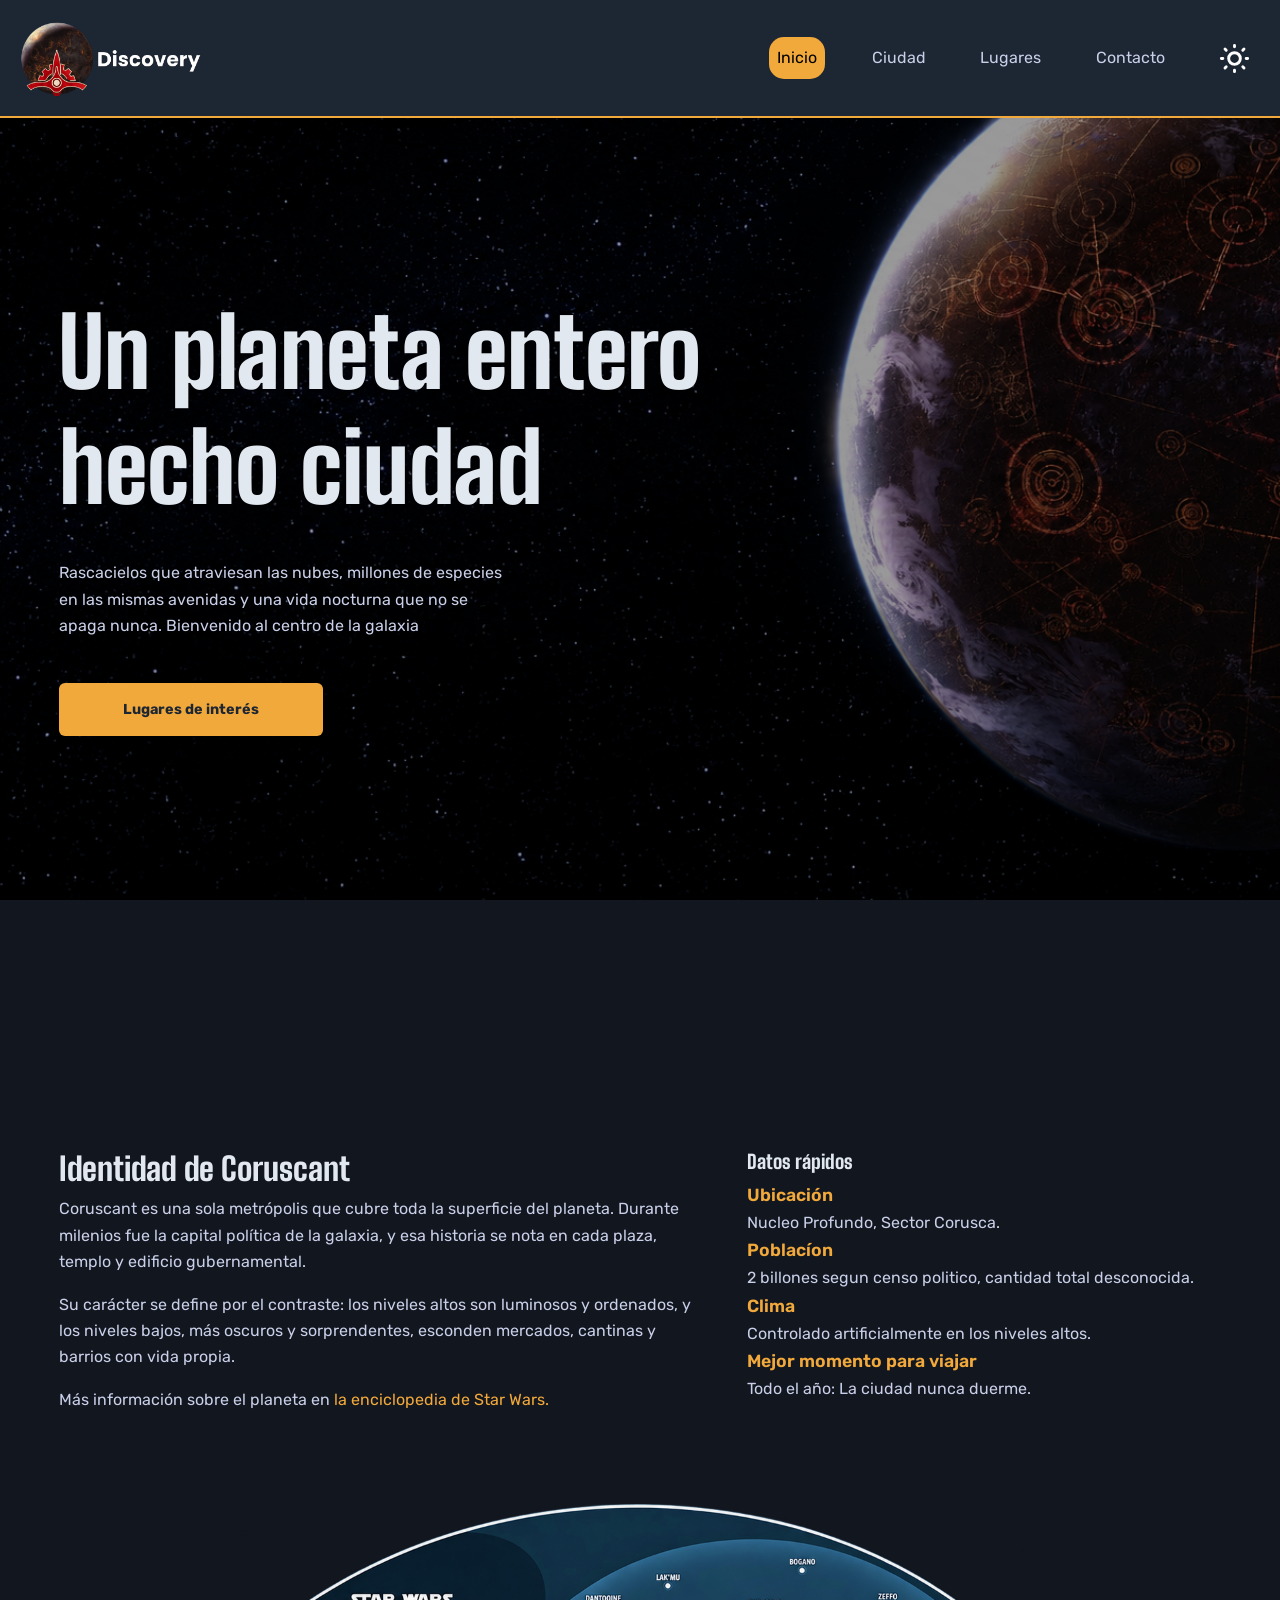
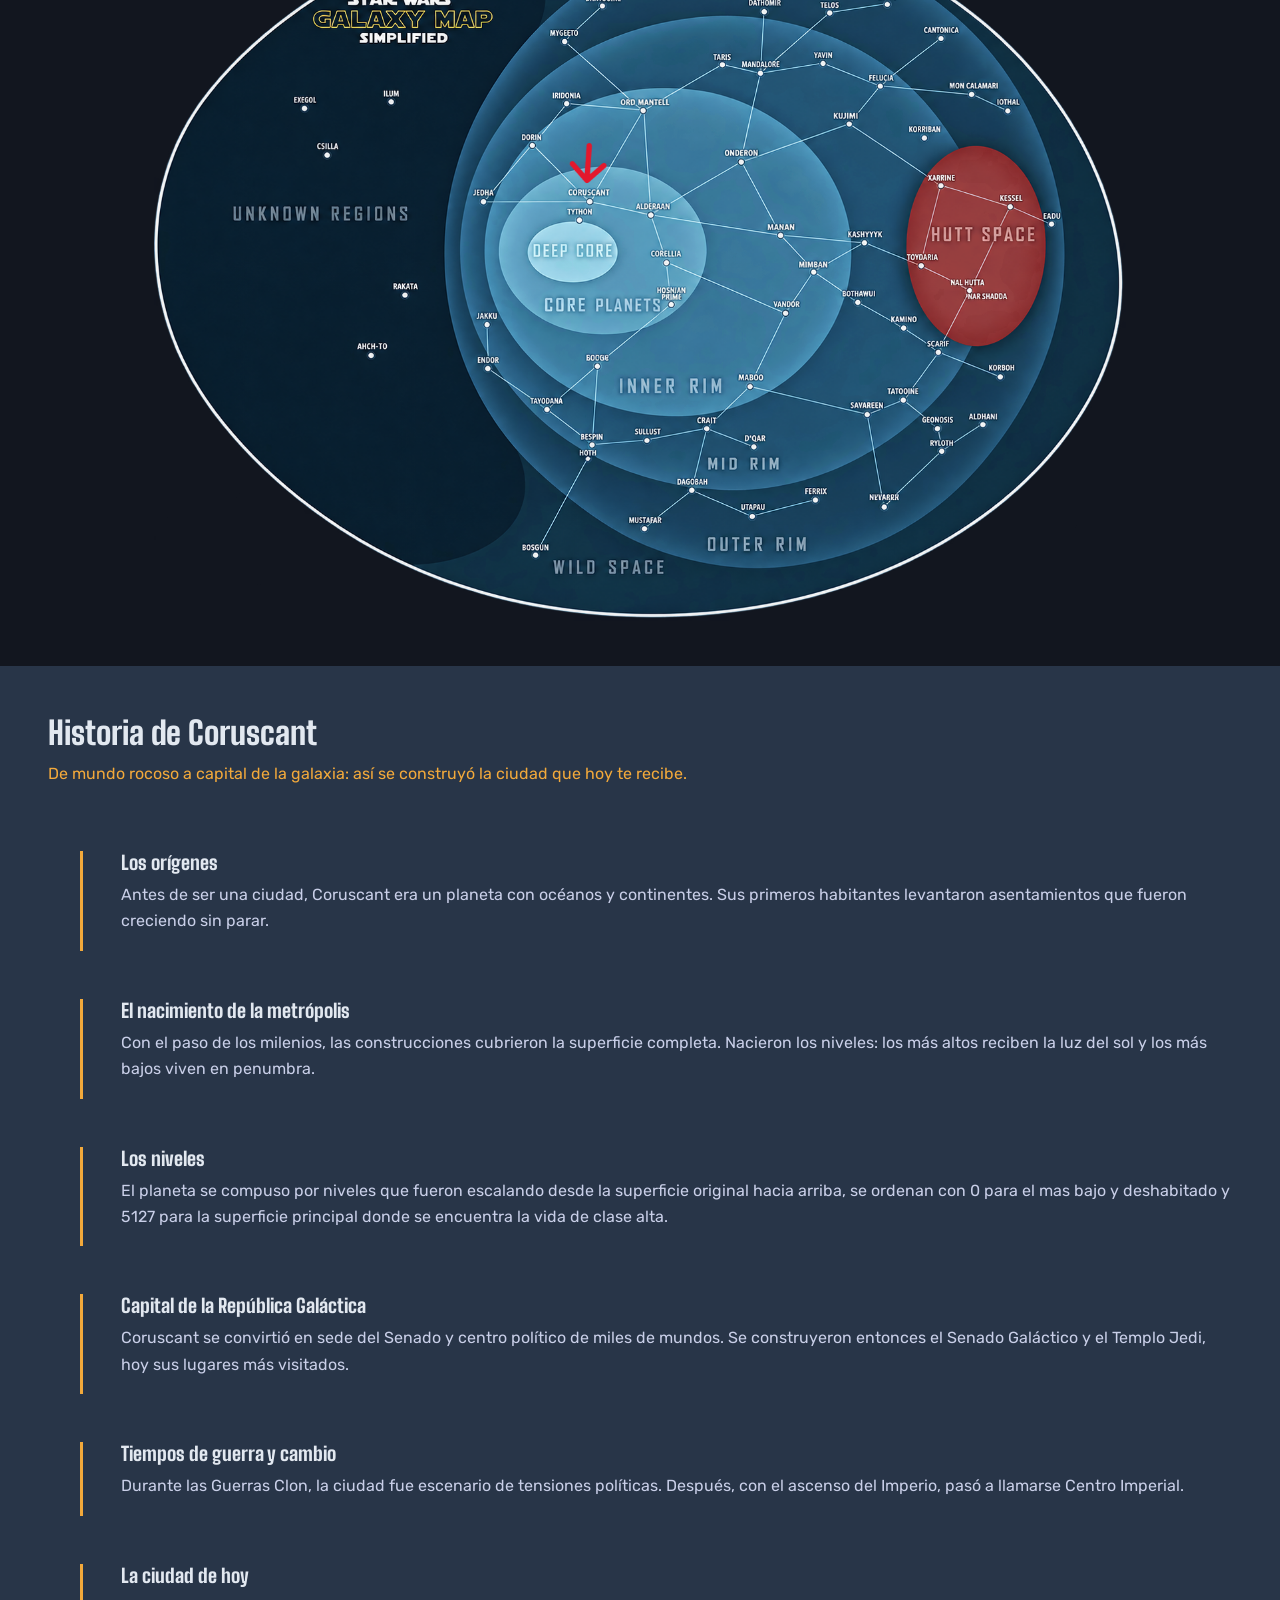
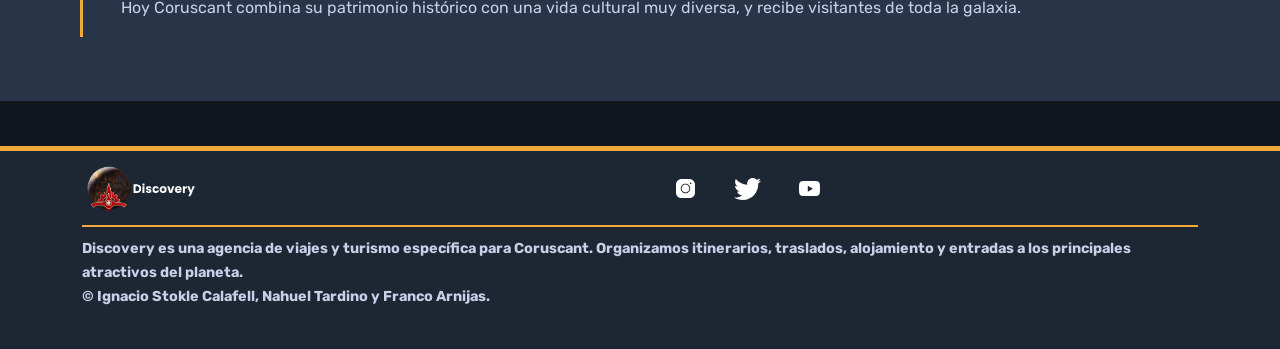
<file: index.html>
<!DOCTYPE html>
<html lang="en" data-tema="oscuro">
<head>
    <meta charset="UTF-8">
    <meta name="viewport" content="width=device-width, initial-scale=1.0">

    <link rel="preconnect" href="https://fonts.googleapis.com">
    <link rel="preconnect" href="https://fonts.gstatic.com" crossorigin>
    <link href="https://fonts.googleapis.com/css2?family=Big+Shoulders:opsz,wght@10..72,100..900&family=Rubik:ital,wght@0,300..900;1,300..900&display=swap" rel="stylesheet">
    <link href="https://fonts.googleapis.com/css2?family=Rubik:ital,wght@0,300..900;1,300..900&display=swap" rel="stylesheet">

    <link href="https://cdn.jsdelivr.net/npm/bootstrap@5.3.8/dist/css/bootstrap.min.css" rel="stylesheet" integrity="sha384-sRIl4kxILFvY47J16cr9ZwB07vP4J8+LH7qKQnuqkuIAvNWLzeN8tE5YBujZqJLB" crossorigin="anonymous">
    <link rel="stylesheet" href="./CSS/estilos.css">
    <link rel="icon" href="./IMG/Logo solo letra.png">

    <title>Discovery | Inicio</title>
</head>
<body>
    <header>
        <nav class="navbar navbar-expand-md">
            <div class="container-fluid">
                <a class="navbar-brand" href="#">
                    <h1></h1>
                    <img src="./IMG/Logo con texto blanco.png" alt="logo-titulo" class="logo-titulo">
                </a>
                <button class="navbar-toggler" type="button" data-bs-toggle="collapse" data-bs-target="#menuPrincipal">
                    <span class="navbar-toggler-icon"></span>
                </button>
                <div class="collapse navbar-collapse" id="menuPrincipal">
                    <ul class="navbar-nav ms-auto">
                        <li class="nav-item">
                            <a class="nav-link" href="./index.html">Inicio</a>
                        </li>
                        <li class="nav-item">
                            <a class="nav-link" href="./ciudad.html">Ciudad</a>
                        </li>
                        <li class="nav-item">
                            <a class="nav-link" href="./lugares.html">Lugares</a>
                        </li>
                        <li class="nav-item">
                            <a class="nav-link" href="./contacto.html">Contacto</a>
                        </li>
                        <li class="nav-item">
                            <button id="btn-tema">
                                <img class="icono-sol" src="./IMG/modo-claro.svg" alt="modo claro">
                                <img class="icono-luna" src="./IMG/modo-oscuro.svg" alt="modo oscuro">
                            </button>
                        </li>
                    </ul>
                </div>
            </div>
        </nav>
    </header>
    <main>
        <!--Seccion de presentacion-->
        <section id="presentacion" class="presentacion">
            <div class="contenedor">
                <h2 class="titulo-principal">Un planeta entero hecho ciudad</h2>
                <p>Rascacielos que atraviesan las nubes, millones de especies en las mismas avenidas y una vida nocturna que no se apaga nunca. Bienvenido al centro de la galaxia</p>
                <a href="./lugares.html" class="btn btn-primary">Lugares de interés</a>
            </div>
        </section>

        <!--Seccion de identidad y caracteristicas-->
        <section id="identidad" class="identidad">
            <div class="contenedor">
                <div>
                    <h2>Identidad de Coruscant</h2>
                    <p>Coruscant es una sola metrópolis que cubre toda la superficie del planeta. Durante milenios fue la capital política de la galaxia, y esa historia se nota en cada plaza, templo y edificio gubernamental.</p>
                    <p>Su carácter se define por el contraste: los niveles altos son luminosos y ordenados, y los niveles bajos, más oscuros y sorprendentes, esconden mercados, cantinas y barrios con vida propia.</p>
                    <p>Más información sobre el planeta en <a href="https://starwars-fandom-com.translate.goog/wiki/Coruscant?_x_tr_sl=en&_x_tr_tl=es&_x_tr_hl=es&_x_tr_pto=tc" target="_blank" rel="noopener noreferrer">la enciclopedia de Star Wars.</a></p>
                </div>
                <aside>
                    <h3>Datos rápidos</h3>
                    <dl>
                        <dt>Ubicación</dt>
                        <dd>Nucleo Profundo, Sector Corusca.</dd>
                        <dt>Poblacíon</dt>
                        <dd>2 billones segun censo politico, cantidad total desconocida.</dd>
                        <dt>Clima</dt>
                        <dd>Controlado artificialmente en los niveles altos.</dd>
                        <dt>Mejor momento para viajar</dt>
                        <dd>Todo el año: La ciudad nunca duerme.</dd>
                    </dl>
                </aside>
            </div>
            <img src="./IMG/MAPA-GALAXIA-SIMPLIFICADO.png" alt="mapa-galaxia">
        </section>

        <!-- Seccion de historia del planeta-->
         <section id="historia" class="historia">
            <div class="contenedor">
                <h2>Historia de Coruscant</h2>
                <p><span>De mundo rocoso a capital de la galaxia: así se construyó la ciudad que hoy te recibe.</span></p>
                <ol class="cronologia">
                    <li>
                        <h3>Los orígenes</h3>
                        <p>Antes de ser una ciudad, Coruscant era un planeta con océanos y continentes. Sus primeros habitantes levantaron asentamientos que fueron creciendo sin parar.</p>
                    </li>
                    <li>
                        <h3>El nacimiento de la metrópolis</h3>
                        <p>Con el paso de los milenios, las construcciones cubrieron la superficie completa. Nacieron los niveles: los más altos reciben la luz del sol y los más bajos viven en penumbra.</p>
                    </li>
                    <li>
                        <h3>Los niveles</h3>
                        <p>El planeta se compuso por niveles que fueron escalando desde la superficie original hacia arriba, se ordenan con 0 para el mas bajo y deshabitado y 5127 para la superficie principal donde se encuentra la vida de clase alta.</p>
                    </li>
                    <li>
                        <h3>Capital de la República Galáctica</h3>
                        <p>Coruscant se convirtió en sede del Senado y centro político de miles de mundos. Se construyeron entonces el Senado Galáctico y el Templo Jedi, hoy sus lugares más visitados.</p>
                    </li>
                    <li>
                        <h3>Tiempos de guerra y cambio</h3>
                        <p>Durante las Guerras Clon, la ciudad fue escenario de tensiones políticas. Después, con el ascenso del Imperio, pasó a llamarse Centro Imperial.</p>
                    </li>
                    <li>
                        <h3>La ciudad de hoy</h3>
                        <p>Hoy Coruscant combina su patrimonio histórico con una vida cultural muy diversa, y recibe visitantes de toda la galaxia.</p>
                    </li>
                </ol>
            </div>
         </section>
    </main>
    <footer>
        <div class="container footer-general">
            <div class="row g-3 info-footer">
                <div class="col-12 col-md-6">
                    <div class="foot-lgo-nombre">
                        <img src="./IMG/Logo con texto blanco.png" alt="Logo Discovery">
                    </div>
                </div>

                <div class="col-12 col-md-6 ">
                    <div class="footer-redes">
                        <ul>
                            <li><a href="https://www.instagram.com/starwars/?hl=es" target="_blank"><svg xmlns="http://www.w3.org/2000/svg" x="0px" y="0px" width="100" height="100" viewBox="0,0,256,256">
                                <g transform="translate(25.6,25.6) scale(0.8,0.8)"><g fill="#ffffff" fill-rule="nonzero" stroke="none" stroke-width="1" stroke-linecap="butt" stroke-linejoin="miter" stroke-miterlimit="10" stroke-dasharray="" stroke-dashoffset="0" font-family="none" font-weight="none" font-size="none" text-anchor="none" style="mix-blend-mode: normal"><g transform="scale(5.12,5.12)"><path d="M16,3c-7.17,0 -13,5.83 -13,13v18c0,7.17 5.83,13 13,13h18c7.17,0 13,-5.83 13,-13v-18c0,-7.17 -5.83,-13 -13,-13zM37,11c1.1,0 2,0.9 2,2c0,1.1 -0.9,2 -2,2c-1.1,0 -2,-0.9 -2,-2c0,-1.1 0.9,-2 2,-2zM25,14c6.07,0 11,4.93 11,11c0,6.07 -4.93,11 -11,11c-6.07,0 -11,-4.93 -11,-11c0,-6.07 4.93,-11 11,-11zM25,16c-4.96,0 -9,4.04 -9,9c0,4.96 4.04,9 9,9c4.96,0 9,-4.04 9,-9c0,-4.96 -4.04,-9 -9,-9z"></path></g></g></g>
                                </svg></a>
                            </li>
                            <li><a href="https://x.com/starwars/" target="_blank"><svg xmlns="http://www.w3.org/2000/svg" x="0px" y="0px" width="100" height="100" viewBox="0,0,256,256">
                                <g fill="#ffffff" fill-rule="nonzero" stroke="none" stroke-width="1" stroke-linecap="butt" stroke-linejoin="miter" stroke-miterlimit="10" stroke-dasharray="" stroke-dashoffset="0" font-family="none" font-weight="none" font-size="none" text-anchor="none" style="mix-blend-mode: normal"><g transform="scale(5.12,5.12)"><path d="M50.0625,10.4375c-1.84766,0.82031 -3.82812,1.37109 -5.91016,1.62109c2.125,-1.27344 3.75781,-3.28906 4.52344,-5.6875c-1.98437,1.17578 -4.19141,2.03125 -6.53125,2.49219c-1.875,-2 -4.54687,-3.24609 -7.50391,-3.24609c-5.67969,0 -10.28516,4.60156 -10.28516,10.28125c0,0.80469 0.09375,1.58984 0.26953,2.34375c-8.54687,-0.42969 -16.12109,-4.52344 -21.19531,-10.74609c-0.88672,1.52344 -1.39062,3.28906 -1.39062,5.17187c0,3.56641 1.8125,6.71484 4.57422,8.5625c-1.6875,-0.05469 -3.27344,-0.51953 -4.66016,-1.28906c0,0.04297 0,0.08594 0,0.12891c0,4.98438 3.54688,9.13672 8.24609,10.08594c-0.85937,0.23438 -1.76953,0.35938 -2.70703,0.35938c-0.66406,0 -1.30859,-0.0625 -1.9375,-0.1875c1.3125,4.08203 5.10938,7.0625 9.60547,7.14453c-3.51562,2.75781 -7.94922,4.39844 -12.76953,4.39844c-0.83203,0 -1.64844,-0.04687 -2.44922,-0.14453c4.54687,2.92188 9.95312,4.62109 15.76172,4.62109c18.91406,0 29.25781,-15.66797 29.25781,-29.25391c0,-0.44531 -0.01172,-0.89453 -0.02734,-1.33203c2.00781,-1.44922 3.75,-3.26172 5.12891,-5.32422z"></path></g></g>
                                </svg></a>
                            </li>
                            <li><a href="https://www.youtube.com/user/starwars" target="_blank"><svg xmlns="http://www.w3.org/2000/svg" x="0px" y="0px" width="100" height="100" viewBox="0,0,256,256">
                                <g transform=""><g fill="#ffffff" fill-rule="nonzero" stroke="none" stroke-width="1" stroke-linecap="butt" stroke-linejoin="miter" stroke-miterlimit="10" stroke-dasharray="" stroke-dashoffset="0" font-family="none" font-weight="none" font-size="none" text-anchor="none" style="mix-blend-mode: normal"><g transform="scale(3.55556,3.55556)"><path d="M61.115,18.856c2.551,2.647 2.885,6.853 2.885,17.144c0,10.291 -0.334,14.497 -2.885,17.144c-2.552,2.647 -5.209,2.856 -25.115,2.856c-19.906,0 -22.563,-0.209 -25.115,-2.856c-2.551,-2.647 -2.885,-6.853 -2.885,-17.144c0,-10.291 0.334,-14.497 2.885,-17.144c2.551,-2.647 5.209,-2.856 25.115,-2.856c19.906,0 22.563,0.209 25.115,2.856zM31.464,44.476l13.603,-8.044l-13.603,-7.918z"></path></g></g></g>
                                </svg></a>
                            </li>
                        </ul>
                    </div>
                </div>
            </div>

            <div class="row g-3">
                <div class="col-12">
                    <p>
                        <span>
                            Discovery es una agencia de viajes y turismo específica para Coruscant.
                            Organizamos itinerarios, traslados, alojamiento y entradas a los
                            principales atractivos del planeta.
                            <br>
                            &copy; Ignacio Stokle Calafell, Nahuel Tardino y Franco Arnijas.
                        </span>
                    </p>
                </div>
            </div>
        </div>
    </footer>
    <script src="https://cdn.jsdelivr.net/npm/bootstrap@5.3.8/dist/js/bootstrap.bundle.min.js" integrity="sha384-FKyoEForCGlyvwx9Hj09JcYn3nv7wiPVlz7YYwJrWVcXK/BmnVDxM+D2scQbITxI" crossorigin="anonymous"></script>
    <script src="./JS/main.js"></script>
</body>
</html>
</file>
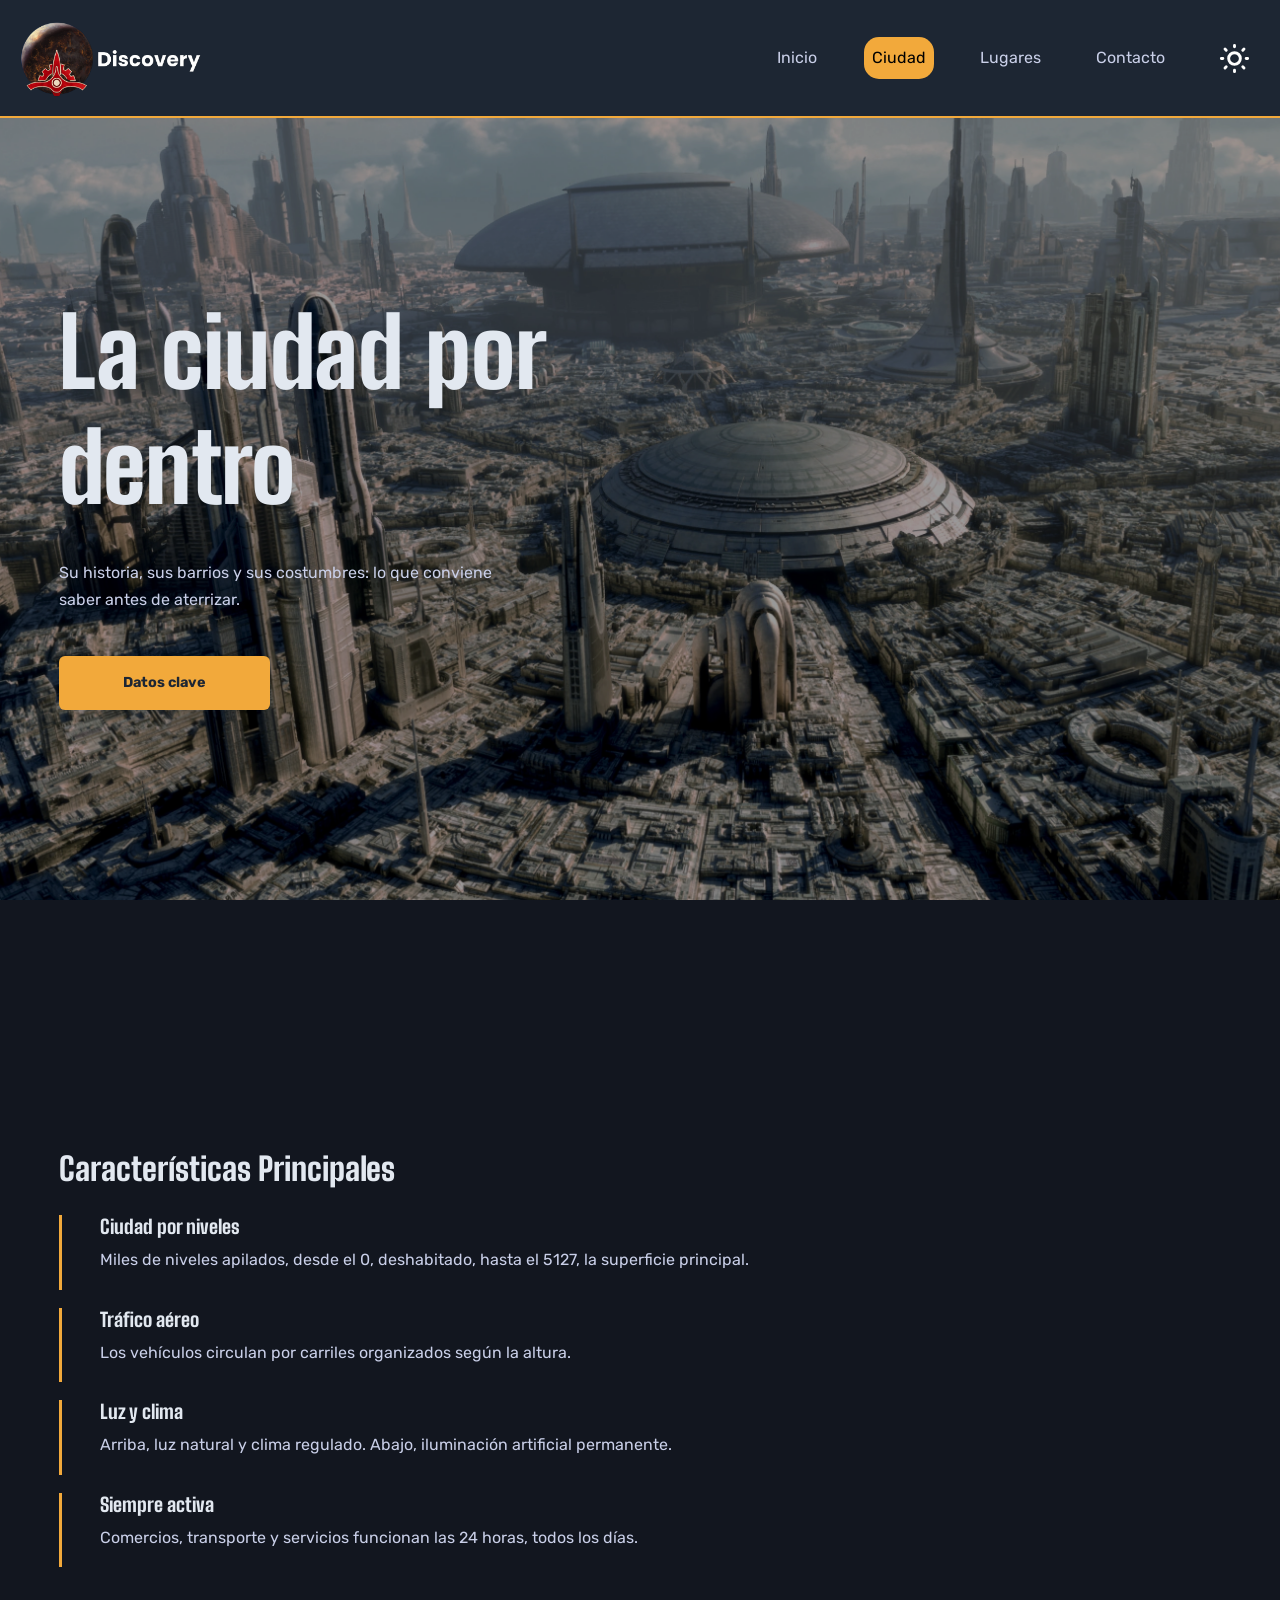
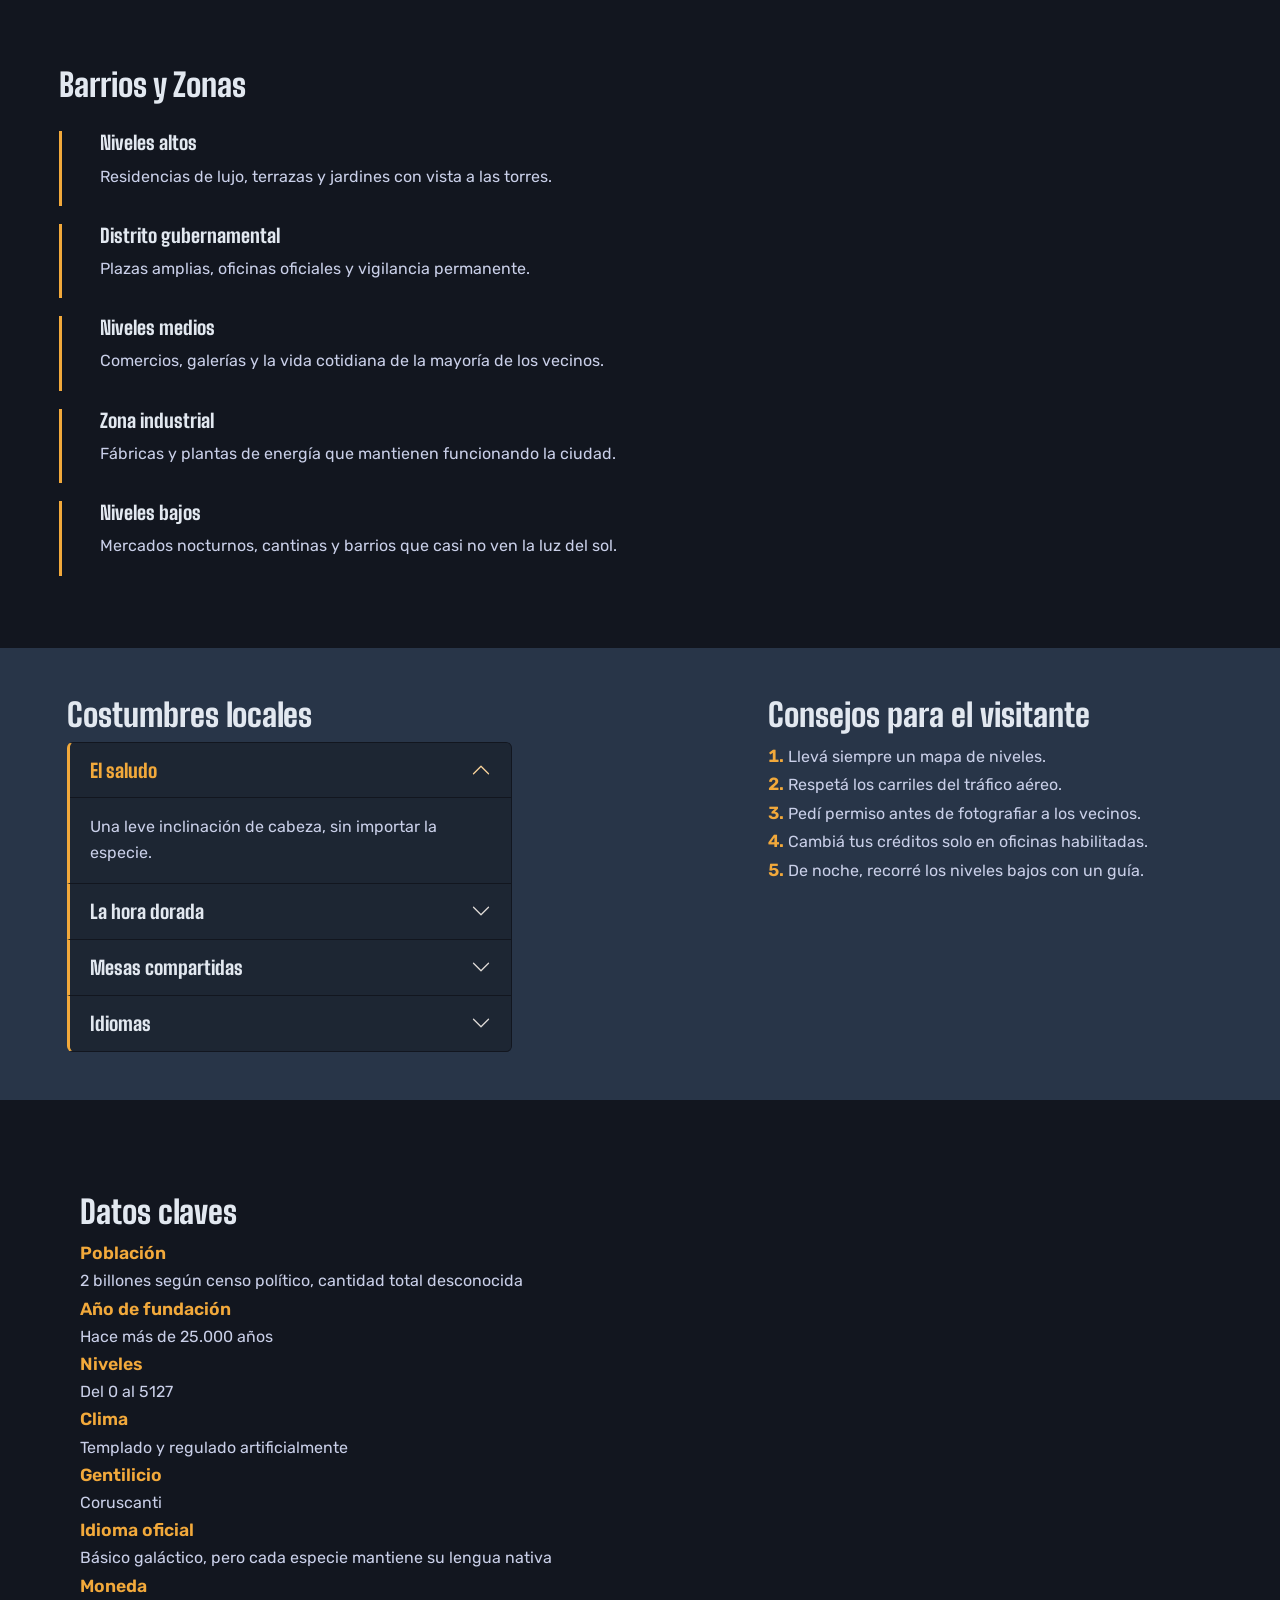
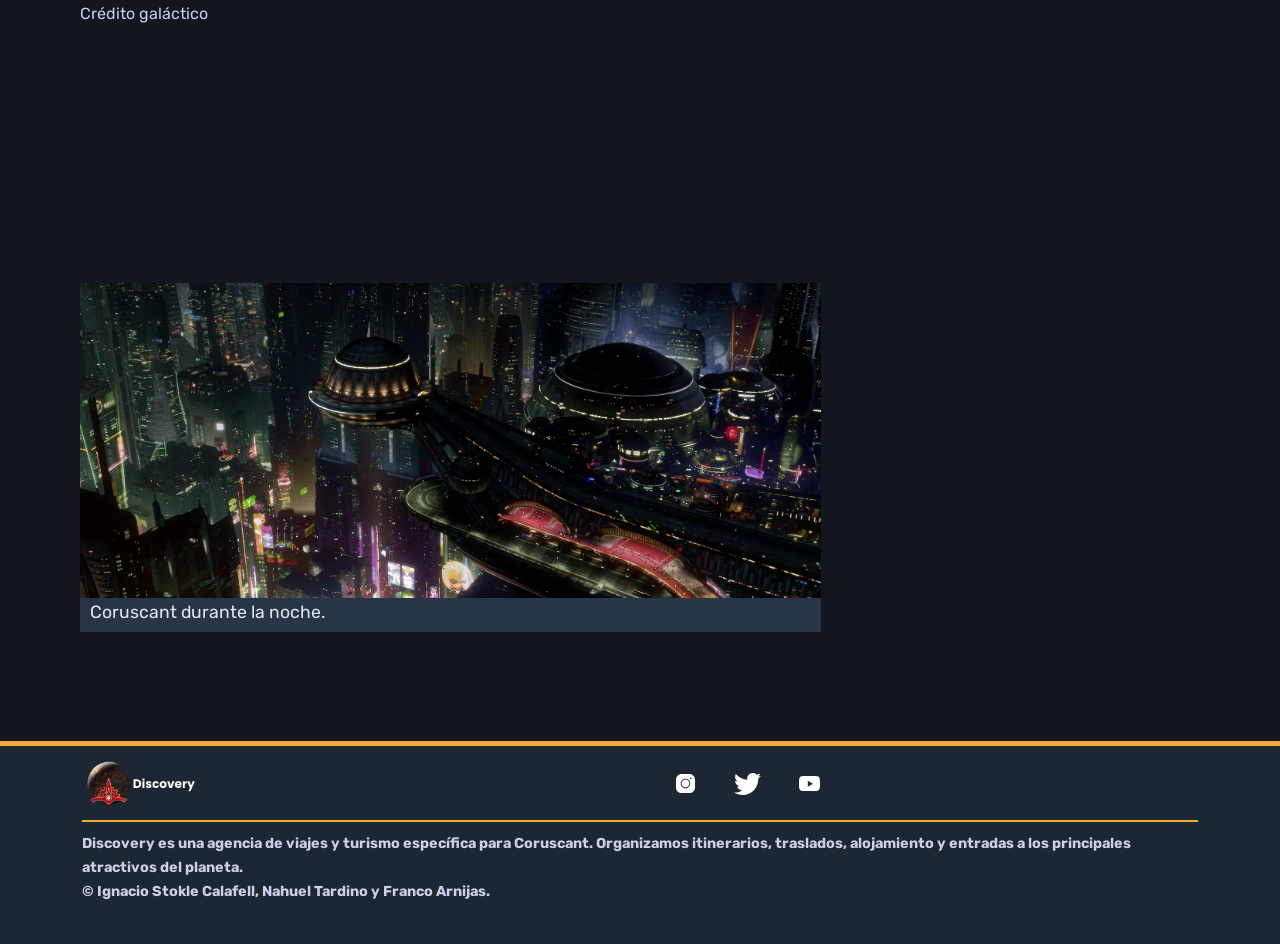
<file: ciudad.html>
<!DOCTYPE html>
<html lang="en" data-tema="oscuro">
<head>
    <meta charset="UTF-8">
    <meta name="viewport" content="width=device-width, initial-scale=1.0">

    <link rel="preconnect" href="https://fonts.googleapis.com">
    <link rel="preconnect" href="https://fonts.gstatic.com" crossorigin>
    <link href="https://fonts.googleapis.com/css2?family=Big+Shoulders:opsz,wght@10..72,100..900&family=Rubik:ital,wght@0,300..900;1,300..900&display=swap" rel="stylesheet">
    <link href="https://fonts.googleapis.com/css2?family=Rubik:ital,wght@0,300..900;1,300..900&display=swap" rel="stylesheet">

    <link href="https://cdn.jsdelivr.net/npm/bootstrap@5.3.8/dist/css/bootstrap.min.css" rel="stylesheet" integrity="sha384-sRIl4kxILFvY47J16cr9ZwB07vP4J8+LH7qKQnuqkuIAvNWLzeN8tE5YBujZqJLB" crossorigin="anonymous">
    <link rel="stylesheet" href="./CSS/estilos.css">
    <link rel="icon" href="./IMG/Logo solo letra.png">

    <title>Discovery | Ciudad</title>
</head>
<body>
    <header>
        <nav class="navbar navbar-expand-md">
            <div class="container-fluid">
                <a class="navbar-brand" href="#">
                    <h1></h1>
                    <img src="./IMG/Logo con texto blanco.png" alt="logo-titulo" class="logo-titulo">
                </a>
                <button class="navbar-toggler" type="button" data-bs-toggle="collapse" data-bs-target="#menuPrincipal">
                    <span class="navbar-toggler-icon"></span>
                </button>
                <div class="collapse navbar-collapse" id="menuPrincipal">
                    <ul class="navbar-nav ms-auto">
                        <li class="nav-item">
                            <a class="nav-link" href="./index.html">Inicio</a>
                        </li>
                        <li class="nav-item">
                            <a class="nav-link" href="./ciudad.html">Ciudad</a>
                        </li>
                        <li class="nav-item">
                            <a class="nav-link" href="./lugares.html">Lugares</a>
                        </li>
                        <li class="nav-item">
                            <a class="nav-link" href="./contacto.html">Contacto</a>
                        </li>
                        <li class="nav-item">
                            <button id="btn-tema">
                                <img class="icono-sol" src="./IMG/modo-claro.svg" alt="modo claro">
                                <img class="icono-luna" src="./IMG/modo-oscuro.svg" alt="modo oscuro">
                            </button>
                        </li>
                    </ul>
                </div>
            </div>
        </nav>
    </header>
    <main>
        <!--Seccion de presentacion-->
        <section id="presentacion-ciudad" class="presentacion">
            <div class="contenedor">
                <h2 class="titulo-principal">La ciudad por dentro</h2>
                <p>Su historia, sus barrios y sus costumbres: lo que conviene saber antes de aterrizar.</p>
                <a href="#datos" class="btn btn-primary">Datos clave</a>
            </div>
        </section>

        <!--Seccion de caracteristicas-->
        <section id="caracteristicas" class="caracteristicas">
            <div class="contenedor">
                <h2>Características Principales</h2>
                <div class="grilla-ciudad">
                    <article class="tarjeta">
                        <h3>Ciudad por niveles</h3>
                        <p>Miles de niveles apilados, desde el 0, deshabitado, hasta el 5127, la superficie principal.</p>
                    </article>
                    <article class="tarjeta">
                        <h3>Tráfico aéreo</h3>
                        <p>Los vehículos circulan por carriles organizados según la altura.</p>
                    </article>
                    <article class="tarjeta">
                        <h3>Luz y clima</h3>
                        <p>Arriba, luz natural y clima regulado. Abajo, iluminación artificial permanente.</p>
                    </article>
                    <article class="tarjeta">
                        <h3>Siempre activa</h3>
                        <p>Comercios, transporte y servicios funcionan las 24 horas, todos los días.</p>
                    </article>
                </div>
            </div>
        </section>

        <!--Seccion de barrios y zonas-->
        <section id="barrios" class="barrios">
            <div class="contenedor">
                <h2>Barrios y Zonas</h2>
                <div class="grilla-ciudad">
                    <article class="tarjeta">
                        <h3>Niveles altos</h3>
                        <p>Residencias de lujo, terrazas y jardines con vista a las torres.</p>
                    </article>
                    <article class="tarjeta">
                        <h3>Distrito gubernamental</h3>
                        <p>Plazas amplias, oficinas oficiales y vigilancia permanente.</p>
                    </article>
                    <article class="tarjeta">
                        <h3>Niveles medios</h3>
                        <p>Comercios, galerías y la vida cotidiana de la mayoría de los vecinos.</p>
                    </article>
                    <article class="tarjeta">
                        <h3>Zona industrial</h3>
                        <p>Fábricas y plantas de energía que mantienen funcionando la ciudad.</p>
                    </article>
                    <article class="tarjeta">
                        <h3>Niveles bajos</h3>
                        <p>Mercados nocturnos, cantinas y barrios que casi no ven la luz del sol.</p>
                    </article>
                </div>
            </div>
        </section>

        <!--Seccion de costumbres-->
        <section id="costumbres" class="costumbres fondo">
            <div class="contenedor dos-col">
                <div>
                    <h2>Costumbres locales</h2>
                    <div class="accordion" id="acordeon-costumbres">

                        <div class="accordion-item">
                            <h3 class="accordion-header">
                                <button class="accordion-button" type="button" data-bs-toggle="collapse" data-bs-target="#costumbre-saludo" aria-expanded="true" aria-controls="costumbre-saludo">
                                    El saludo
                                </button>
                            </h3>
                            <div id="costumbre-saludo" class="accordion-collapse collapse show" data-bs-parent="#acordeon-costumbres">
                                <div class="accordion-body">
                                    <p>Una leve inclinación de cabeza, sin importar la especie.</p>
                                </div>
                            </div>
                        </div>

                        <div class="accordion-item">
                            <h3 class="accordion-header">
                                <button class="accordion-button collapsed" type="button" data-bs-toggle="collapse" data-bs-target="#costumbre-hora-dorada" aria-expanded="false" aria-controls="costumbre-hora-dorada">
                                    La hora dorada
                                </button>
                            </h3>
                            <div id="costumbre-hora-dorada" class="accordion-collapse collapse" data-bs-parent="#acordeon-costumbres">
                                <div class="accordion-body">
                                    <p>Al atardecer, las terrazas de los niveles altos se llenan de gente.</p>
                                </div>
                            </div>
                        </div>

                        <div class="accordion-item">
                            <h3 class="accordion-header">
                                <button class="accordion-button collapsed" type="button" data-bs-toggle="collapse" data-bs-target="#costumbre-mesas-compartidas" aria-expanded="false" aria-controls="costumbre-mesas-compartidas">
                                    Mesas compartidas
                                </button>
                            </h3>
                            <div id="costumbre-mesas-compartidas" class="accordion-collapse collapse" data-bs-parent="#acordeon-costumbres">
                                <div class="accordion-body">
                                    <p>En los mercados es normal comer junto a desconocidos.</p>
                                </div>
                            </div>
                        </div>

                        <div class="accordion-item">
                            <h3 class="accordion-header">
                                <button class="accordion-button collapsed" type="button" data-bs-toggle="collapse" data-bs-target="#costumbre-idiomas" aria-expanded="false" aria-controls="costumbre-idiomas">
                                    Idiomas
                                </button>
                            </h3>
                            <div id="costumbre-idiomas" class="accordion-collapse collapse" data-bs-parent="#acordeon-costumbres">
                                <div class="accordion-body">
                                    <p>Se habla básico galáctico, pero cada barrio conserva el suyo.</p>
                                </div>
                            </div>
                        </div>

                    </div>
                </div>
                <div>
                    <h2>Consejos para el visitante</h2>
                    <ol class="itinerario">
                        <li>Llevá siempre un mapa de niveles.</li>
                        <li>Respetá los carriles del tráfico aéreo.</li>
                        <li>Pedí permiso antes de fotografiar a los vecinos.</li>
                        <li>Cambiá tus créditos solo en oficinas habilitadas.</li>
                        <li>De noche, recorré los niveles bajos con un guía.</li>
                    </ol>
                </div>
            </div>
        </section>

        <!--Seccion de datos clave-->
        <section id="datos" class="datos">
            <div class="contenedor">
                <div>
                    <h2>Datos claves</h2>
                    <dl>
                        <dt>Población</dt>
                        <dd>2 billones según censo político, cantidad total desconocida</dd>
                        <dt>Año de fundación</dt>
                        <dd>Hace más de 25.000 años</dd>
                        <dt>Niveles</dt>
                        <dd>Del 0 al 5127</dd>
                        <dt>Clima</dt>
                        <dd>Templado y regulado artificialmente</dd>
                        <dt>Gentilicio</dt>
                        <dd>Coruscanti</dd>
                        <dt>Idioma oficial</dt>
                        <dd>Básico galáctico, pero cada especie mantiene su lengua nativa</dd>
                        <dt>Moneda</dt>
                        <dd>Crédito galáctico</dd>
                    </dl>
                </div>
                <figure>
                    <img src="./IMG/ciudad-noche.png" alt="noche-coruscant">
                    <figcaption>Coruscant durante la noche.</figcaption>
                </figure>
            </div>
        </section>
    </main>
    <footer>
        <div class="container footer-general">
            <div class="row g-3 info-footer">
                <div class="col-12 col-md-6">
                    <div class="foot-lgo-nombre">
                        <img src="./IMG/Logo con texto blanco.png" alt="Logo Discovery">
                    </div>
                </div>

                <div class="col-12 col-md-6 ">
                    <div class="footer-redes">
                        <ul>
                            <li><a href="https://www.instagram.com/starwars/?hl=es" target="_blank"><svg xmlns="http://www.w3.org/2000/svg" x="0px" y="0px" width="100" height="100" viewBox="0,0,256,256">
                                <g transform="translate(25.6,25.6) scale(0.8,0.8)"><g fill="#ffffff" fill-rule="nonzero" stroke="none" stroke-width="1" stroke-linecap="butt" stroke-linejoin="miter" stroke-miterlimit="10" stroke-dasharray="" stroke-dashoffset="0" font-family="none" font-weight="none" font-size="none" text-anchor="none" style="mix-blend-mode: normal"><g transform="scale(5.12,5.12)"><path d="M16,3c-7.17,0 -13,5.83 -13,13v18c0,7.17 5.83,13 13,13h18c7.17,0 13,-5.83 13,-13v-18c0,-7.17 -5.83,-13 -13,-13zM37,11c1.1,0 2,0.9 2,2c0,1.1 -0.9,2 -2,2c-1.1,0 -2,-0.9 -2,-2c0,-1.1 0.9,-2 2,-2zM25,14c6.07,0 11,4.93 11,11c0,6.07 -4.93,11 -11,11c-6.07,0 -11,-4.93 -11,-11c0,-6.07 4.93,-11 11,-11zM25,16c-4.96,0 -9,4.04 -9,9c0,4.96 4.04,9 9,9c4.96,0 9,-4.04 9,-9c0,-4.96 -4.04,-9 -9,-9z"></path></g></g></g>
                                </svg></a>
                            </li>
                            <li><a href="https://x.com/starwars/" target="_blank"><svg xmlns="http://www.w3.org/2000/svg" x="0px" y="0px" width="100" height="100" viewBox="0,0,256,256">
                                <g fill="#ffffff" fill-rule="nonzero" stroke="none" stroke-width="1" stroke-linecap="butt" stroke-linejoin="miter" stroke-miterlimit="10" stroke-dasharray="" stroke-dashoffset="0" font-family="none" font-weight="none" font-size="none" text-anchor="none" style="mix-blend-mode: normal"><g transform="scale(5.12,5.12)"><path d="M50.0625,10.4375c-1.84766,0.82031 -3.82812,1.37109 -5.91016,1.62109c2.125,-1.27344 3.75781,-3.28906 4.52344,-5.6875c-1.98437,1.17578 -4.19141,2.03125 -6.53125,2.49219c-1.875,-2 -4.54687,-3.24609 -7.50391,-3.24609c-5.67969,0 -10.28516,4.60156 -10.28516,10.28125c0,0.80469 0.09375,1.58984 0.26953,2.34375c-8.54687,-0.42969 -16.12109,-4.52344 -21.19531,-10.74609c-0.88672,1.52344 -1.39062,3.28906 -1.39062,5.17187c0,3.56641 1.8125,6.71484 4.57422,8.5625c-1.6875,-0.05469 -3.27344,-0.51953 -4.66016,-1.28906c0,0.04297 0,0.08594 0,0.12891c0,4.98438 3.54688,9.13672 8.24609,10.08594c-0.85937,0.23438 -1.76953,0.35938 -2.70703,0.35938c-0.66406,0 -1.30859,-0.0625 -1.9375,-0.1875c1.3125,4.08203 5.10938,7.0625 9.60547,7.14453c-3.51562,2.75781 -7.94922,4.39844 -12.76953,4.39844c-0.83203,0 -1.64844,-0.04687 -2.44922,-0.14453c4.54687,2.92188 9.95312,4.62109 15.76172,4.62109c18.91406,0 29.25781,-15.66797 29.25781,-29.25391c0,-0.44531 -0.01172,-0.89453 -0.02734,-1.33203c2.00781,-1.44922 3.75,-3.26172 5.12891,-5.32422z"></path></g></g>
                                </svg></a>
                            </li>
                            <li><a href="https://www.youtube.com/user/starwars" target="_blank"><svg xmlns="http://www.w3.org/2000/svg" x="0px" y="0px" width="100" height="100" viewBox="0,0,256,256">
                                <g transform=""><g fill="#ffffff" fill-rule="nonzero" stroke="none" stroke-width="1" stroke-linecap="butt" stroke-linejoin="miter" stroke-miterlimit="10" stroke-dasharray="" stroke-dashoffset="0" font-family="none" font-weight="none" font-size="none" text-anchor="none" style="mix-blend-mode: normal"><g transform="scale(3.55556,3.55556)"><path d="M61.115,18.856c2.551,2.647 2.885,6.853 2.885,17.144c0,10.291 -0.334,14.497 -2.885,17.144c-2.552,2.647 -5.209,2.856 -25.115,2.856c-19.906,0 -22.563,-0.209 -25.115,-2.856c-2.551,-2.647 -2.885,-6.853 -2.885,-17.144c0,-10.291 0.334,-14.497 2.885,-17.144c2.551,-2.647 5.209,-2.856 25.115,-2.856c19.906,0 22.563,0.209 25.115,2.856zM31.464,44.476l13.603,-8.044l-13.603,-7.918z"></path></g></g></g>
                                </svg></a>
                            </li>
                        </ul>
                    </div>
                </div>
            </div>

            <div class="row g-3">
                <div class="col-12">
                    <p>
                        <span>
                            Discovery es una agencia de viajes y turismo específica para Coruscant.
                            Organizamos itinerarios, traslados, alojamiento y entradas a los
                            principales atractivos del planeta.
                            <br>
                            &copy; Ignacio Stokle Calafell, Nahuel Tardino y Franco Arnijas.
                        </span>
                    </p>
                </div>
            </div>
        </div>
    </footer>
    <script src="https://cdn.jsdelivr.net/npm/bootstrap@5.3.8/dist/js/bootstrap.bundle.min.js" integrity="sha384-FKyoEForCGlyvwx9Hj09JcYn3nv7wiPVlz7YYwJrWVcXK/BmnVDxM+D2scQbITxI" crossorigin="anonymous"></script>
    <script src="./JS/main.js"></script>
</body>
</html>
</file>
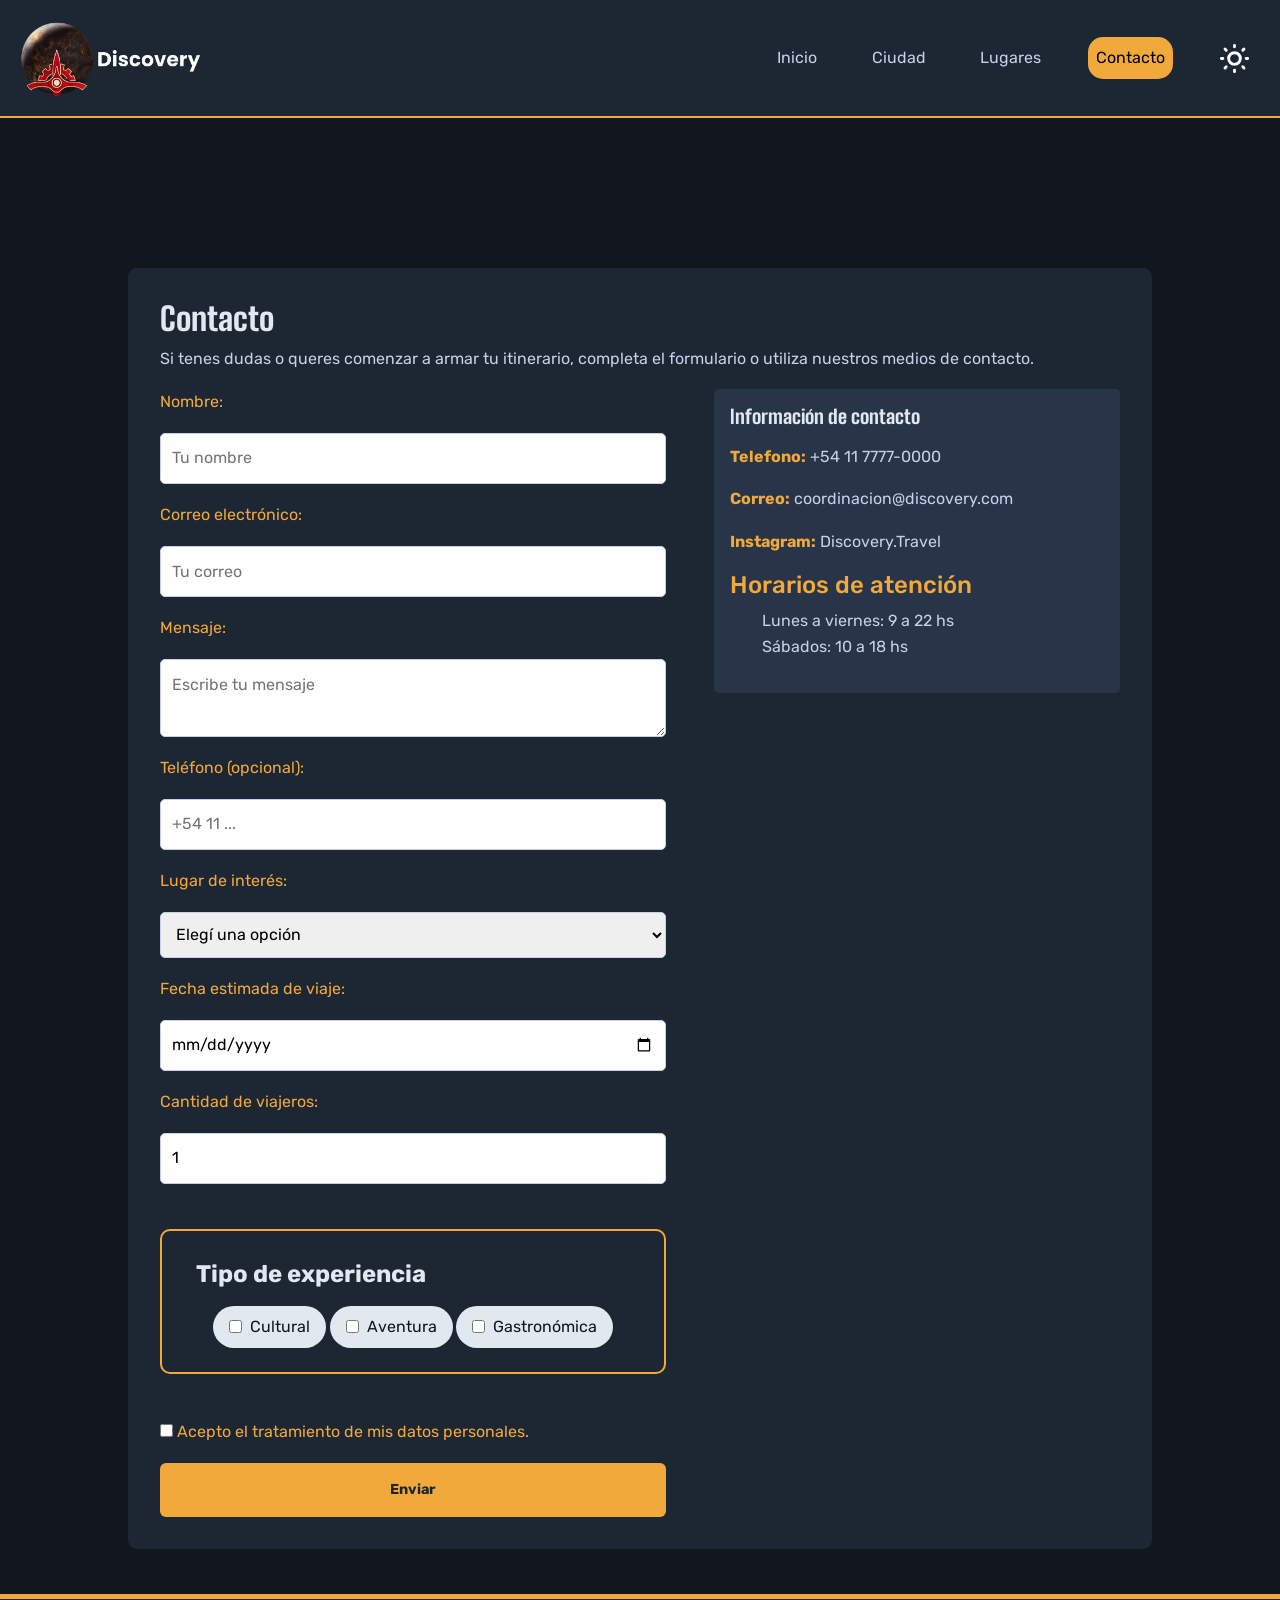
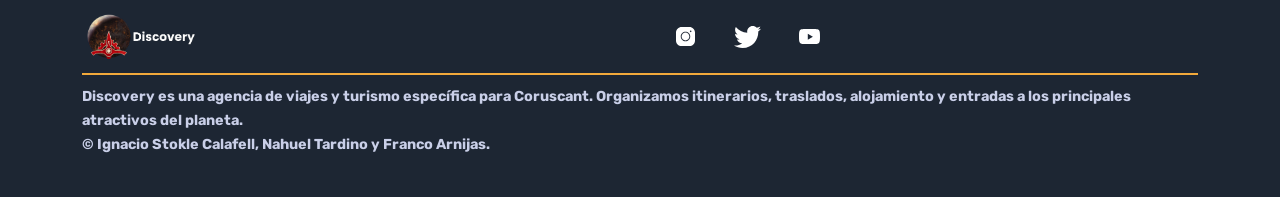
<file: contacto.html>
<!DOCTYPE html>
<html lang="en" data-tema="oscuro">
<head>
    <meta charset="UTF-8">
    <meta name="viewport" content="width=device-width, initial-scale=1.0">

    <link rel="preconnect" href="https://fonts.googleapis.com">
    <link rel="preconnect" href="https://fonts.gstatic.com" crossorigin>
    <link href="https://fonts.googleapis.com/css2?family=Big+Shoulders:opsz,wght@10..72,100..900&family=Rubik:ital,wght@0,300..900;1,300..900&display=swap" rel="stylesheet">
    <link href="https://fonts.googleapis.com/css2?family=Rubik:ital,wght@0,300..900;1,300..900&display=swap" rel="stylesheet">

    <link href="https://cdn.jsdelivr.net/npm/bootstrap@5.3.8/dist/css/bootstrap.min.css" rel="stylesheet" integrity="sha384-sRIl4kxILFvY47J16cr9ZwB07vP4J8+LH7qKQnuqkuIAvNWLzeN8tE5YBujZqJLB" crossorigin="anonymous">
    <link rel="stylesheet" href="./CSS/estilos.css">
    <link rel="icon" href="./IMG/Logo solo letra.png">

    <title>Discovery | Contacto</title>
</head>
<body>
    <header>
        <nav class="navbar navbar-expand-md">
            <div class="container-fluid">
                <a class="navbar-brand" href="#">
                    <h1></h1>
                    <img src="./IMG/Logo con texto blanco.png" alt="logo-titulo" class="logo-titulo">
                </a>
                <button class="navbar-toggler" type="button" data-bs-toggle="collapse" data-bs-target="#menuPrincipal">
                    <span class="navbar-toggler-icon"></span>
                </button>
                <div class="collapse navbar-collapse" id="menuPrincipal">
                    <ul class="navbar-nav ms-auto">
                        <li class="nav-item">
                            <a class="nav-link" href="./index.html">Inicio</a>
                        </li>
                        <li class="nav-item">
                            <a class="nav-link" href="./ciudad.html">Ciudad</a>
                        </li>
                        <li class="nav-item">
                            <a class="nav-link" href="./lugares.html">Lugares</a>
                        </li>
                        <li class="nav-item">
                            <a class="nav-link" href="./contacto.html">Contacto</a>
                        </li>
                        <li class="nav-item">
                            <button id="btn-tema">
                                <img class="icono-sol" src="./IMG/modo-claro.svg" alt="modo claro">
                                <img class="icono-luna" src="./IMG/modo-oscuro.svg" alt="modo oscuro">
                            </button>
                        </li>
                    </ul>
                </div>
            </div>
        </nav>
    </header>
    <main>
        <section class="contacto">
            <h2>Contacto</h2>
            <p>Si tenes dudas o queres comenzar a armar tu itinerario, completa el formulario o utiliza nuestros medios de contacto.</p>
            <div class="contenedor-contacto">
                <form class="contacto-formulario" id="contacto-formulario">
                    <label for="nombre">Nombre:</label>
                    <input type="text" id="nombre" name="nombre" placeholder="Tu nombre" required>

                    <label for="email">Correo electrónico:</label>
                    <input type="email" id="email" name="email" placeholder="Tu correo" required>

                    <label for="mensaje">Mensaje:</label>
                    <textarea name="mensaje" id="mensaje" placeholder="Escribe tu mensaje" required></textarea>
                    
                    <label for="telefono">Teléfono (opcional):</label>
                    <input type="tel" id="telefono" name="telefono" placeholder="+54 11 ...">

                    <label for="destino">Lugar de interés:</label>
                    <select id="destino" name="destino" required>
                        <option value="">Elegí una opción</option>
                        <option value="templo-jedi">Templo Jedi</option>
                        <option value="senado">Senado Galáctico</option>
                        <option value="niveles-inferiores">Niveles inferiores</option>
                        <option value="otros">Otros</option>
                    </select>

                    <label for="fecha">Fecha estimada de viaje:</label>
                    <input type="date" id="fecha" name="fecha" required>

                    <label for="viajeros">Cantidad de viajeros:</label>
                    <input type="number" id="viajeros" name="viajeros" min="1" value="1" required>

                    <fieldset>
                        <legend>Tipo de experiencia</legend>
                        <label class="opcion"><input type="checkbox" name="experiencia" value="cultural"> Cultural</label>
                        <label class="opcion"><input type="checkbox" name="experiencia" value="aventura"> Aventura</label>
                        <label class="opcion"><input type="checkbox" name="experiencia" value="gastronomica"> Gastronómica</label>
                    </fieldset>

                    <label class="terminos"><input type="checkbox" required> Acepto el tratamiento de mis datos personales.</label>
                    <button type="submit" class="boton btn btn-primary" id="btn-form">Enviar</button>
                </form>

                <div class="contacto-info">
                    <h3>Información de contacto</h3>
                    <p><strong>Telefono:</strong> <a href="tel:+541177770000"> +54 11 7777-0000</a></p>
                    <p><strong>Correo:</strong> <a href="mailto:coordinacion@discovery.com"> coordinacion@discovery.com</a></p>
                    <p><strong>Instagram:</strong> <a href="https://www.instagram.com/starwars/?hl=es"> Discovery.Travel</a></p>
                    <h4>Horarios de atención</h4>
                    <ul>
                        <li>Lunes a viernes: 9 a 22 hs</li>
                        <li>Sábados: 10 a 18 hs</li>
                    </ul>
                </div>
            </div>
        </section>

        <!--CARD OCULTA QUE SE ABRE AL APRETAR EL BOTON DE ENVIAR - JS -->
        <section class="opciones-de-pago d-none" id="opciones-de-pago"> <!-- d-none es display none de bootstrap, actua como un !important para que no la pise ningun estilo -->
            <h2>Opciones de planes</h2>
            <p>Distintas planes para tu comodidad</p>
            <fieldset>
                <legend class="form-label">Seleccione un plan</legend>
                <div class="row row-cols-1 row-cols-md-2 g-3" id="planes">
                    <div class="col">
                        <label class="card h-100">
                            <span class="card-body d-flex gap-3">
                                <input class="form-check-input flex-shrink-0" type="radio" name="opcion-de-pago" id="pago-economico" value="economico" form="contacto-formulario" checked>
                                <span>
                                    <span class="card-title d-block h5">Económico</span>
                                    <span class="card-text d-block">$30.000 créditos galacticos por 1 mes</span>
                                </span>
                            </span>
                        </label>
                    </div>
                    <div class="col">
                        <label class="card h-100">
                            <span class="card-body d-flex gap-3">
                                <input class="form-check-input flex-shrink-0" type="radio" name="opcion-de-pago" id="pago-extendido" value="extendido" form="contacto-formulario">
                                <span>
                                    <span class="card-title d-block h5">Plus +</span>
                                    <span class="card-text d-block">$100.000 créditos galacticos por 3 meses</span>
                                </span>
                            </span>
                        </label>
                    </div>
                </div>
                <button class="btn btn-primary" id="select-plan" onclick="seleccionarPlan('opciones-de-pago')">SELECCIONAR PLAN</button>
            </fieldset>
        </section>
        <div id="overlay" class="overlay"></div>
    </main>
    <footer>
        <div class="container footer-general">
            <div class="row g-3 info-footer">
                <div class="col-12 col-md-6">
                    <div class="foot-lgo-nombre">
                        <img src="./IMG/Logo con texto blanco.png" alt="Logo Discovery">
                    </div>
                </div>

                <div class="col-12 col-md-6 ">
                    <div class="footer-redes">
                        <ul>
                            <li><a href="https://www.instagram.com/starwars/?hl=es" target="_blank"><svg xmlns="http://www.w3.org/2000/svg" x="0px" y="0px" width="100" height="100" viewBox="0,0,256,256">
                                <g transform="translate(25.6,25.6) scale(0.8,0.8)"><g fill="#ffffff" fill-rule="nonzero" stroke="none" stroke-width="1" stroke-linecap="butt" stroke-linejoin="miter" stroke-miterlimit="10" stroke-dasharray="" stroke-dashoffset="0" font-family="none" font-weight="none" font-size="none" text-anchor="none" style="mix-blend-mode: normal"><g transform="scale(5.12,5.12)"><path d="M16,3c-7.17,0 -13,5.83 -13,13v18c0,7.17 5.83,13 13,13h18c7.17,0 13,-5.83 13,-13v-18c0,-7.17 -5.83,-13 -13,-13zM37,11c1.1,0 2,0.9 2,2c0,1.1 -0.9,2 -2,2c-1.1,0 -2,-0.9 -2,-2c0,-1.1 0.9,-2 2,-2zM25,14c6.07,0 11,4.93 11,11c0,6.07 -4.93,11 -11,11c-6.07,0 -11,-4.93 -11,-11c0,-6.07 4.93,-11 11,-11zM25,16c-4.96,0 -9,4.04 -9,9c0,4.96 4.04,9 9,9c4.96,0 9,-4.04 9,-9c0,-4.96 -4.04,-9 -9,-9z"></path></g></g></g>
                                </svg></a>
                            </li>
                            <li><a href="https://x.com/starwars/" target="_blank"><svg xmlns="http://www.w3.org/2000/svg" x="0px" y="0px" width="100" height="100" viewBox="0,0,256,256">
                                <g fill="#ffffff" fill-rule="nonzero" stroke="none" stroke-width="1" stroke-linecap="butt" stroke-linejoin="miter" stroke-miterlimit="10" stroke-dasharray="" stroke-dashoffset="0" font-family="none" font-weight="none" font-size="none" text-anchor="none" style="mix-blend-mode: normal"><g transform="scale(5.12,5.12)"><path d="M50.0625,10.4375c-1.84766,0.82031 -3.82812,1.37109 -5.91016,1.62109c2.125,-1.27344 3.75781,-3.28906 4.52344,-5.6875c-1.98437,1.17578 -4.19141,2.03125 -6.53125,2.49219c-1.875,-2 -4.54687,-3.24609 -7.50391,-3.24609c-5.67969,0 -10.28516,4.60156 -10.28516,10.28125c0,0.80469 0.09375,1.58984 0.26953,2.34375c-8.54687,-0.42969 -16.12109,-4.52344 -21.19531,-10.74609c-0.88672,1.52344 -1.39062,3.28906 -1.39062,5.17187c0,3.56641 1.8125,6.71484 4.57422,8.5625c-1.6875,-0.05469 -3.27344,-0.51953 -4.66016,-1.28906c0,0.04297 0,0.08594 0,0.12891c0,4.98438 3.54688,9.13672 8.24609,10.08594c-0.85937,0.23438 -1.76953,0.35938 -2.70703,0.35938c-0.66406,0 -1.30859,-0.0625 -1.9375,-0.1875c1.3125,4.08203 5.10938,7.0625 9.60547,7.14453c-3.51562,2.75781 -7.94922,4.39844 -12.76953,4.39844c-0.83203,0 -1.64844,-0.04687 -2.44922,-0.14453c4.54687,2.92188 9.95312,4.62109 15.76172,4.62109c18.91406,0 29.25781,-15.66797 29.25781,-29.25391c0,-0.44531 -0.01172,-0.89453 -0.02734,-1.33203c2.00781,-1.44922 3.75,-3.26172 5.12891,-5.32422z"></path></g></g>
                                </svg></a>
                            </li>
                            <li><a href="https://www.youtube.com/user/starwars" target="_blank"><svg xmlns="http://www.w3.org/2000/svg" x="0px" y="0px" width="100" height="100" viewBox="0,0,256,256">
                                <g transform=""><g fill="#ffffff" fill-rule="nonzero" stroke="none" stroke-width="1" stroke-linecap="butt" stroke-linejoin="miter" stroke-miterlimit="10" stroke-dasharray="" stroke-dashoffset="0" font-family="none" font-weight="none" font-size="none" text-anchor="none" style="mix-blend-mode: normal"><g transform="scale(3.55556,3.55556)"><path d="M61.115,18.856c2.551,2.647 2.885,6.853 2.885,17.144c0,10.291 -0.334,14.497 -2.885,17.144c-2.552,2.647 -5.209,2.856 -25.115,2.856c-19.906,0 -22.563,-0.209 -25.115,-2.856c-2.551,-2.647 -2.885,-6.853 -2.885,-17.144c0,-10.291 0.334,-14.497 2.885,-17.144c2.551,-2.647 5.209,-2.856 25.115,-2.856c19.906,0 22.563,0.209 25.115,2.856zM31.464,44.476l13.603,-8.044l-13.603,-7.918z"></path></g></g></g>
                                </svg></a>
                            </li>
                        </ul>
                    </div>
                </div>
            </div>

            <div class="row g-3">
                <div class="col-12">
                    <p>
                        <span>
                            Discovery es una agencia de viajes y turismo específica para Coruscant.
                            Organizamos itinerarios, traslados, alojamiento y entradas a los
                            principales atractivos del planeta.
                            <br>
                            &copy; Ignacio Stokle Calafell, Nahuel Tardino y Franco Arnijas.
                        </span>
                    </p>
                </div>
            </div>
        </div>
    </footer>
    <script src="https://cdn.jsdelivr.net/npm/bootstrap@5.3.8/dist/js/bootstrap.bundle.min.js" integrity="sha384-FKyoEForCGlyvwx9Hj09JcYn3nv7wiPVlz7YYwJrWVcXK/BmnVDxM+D2scQbITxI" crossorigin="anonymous"></script>
    <script src="./JS/main.js"></script>
</body>
</html>
</file>
<file: CSS/estilos.css>
/* ACÁ ARMO MI PALETA */
:root {
    --fuente-principal: "Rubik", sans-serif;
    --fuente-titulo: "Big Shoulders", Impact, sans-serif;
}
/* PALETA DE COLORES PARA LA PAGINA EN MODO OSCURO */
:root[data-tema="oscuro"],
header, footer, .presentacion{ /* SE MANTIENE HEADER Y FOOTER IGUALES EN AMBOS MODOS, AL IGUAL QUE LA PRESENTACION DE INDEX Y CIUDAD*/
    --color-primario: #12161F;
    --color-acento: #f2a93b;
    --color-secundario: #1D2633;
    --color-terciario: #283548;
    --color-texto: #E2E8F0;
    --color-texto-secundario: #c9cfe8;
}
/* PALETA DE COLORES PARA LA PAGINA EN MODO CLARO */
:root[data-tema="claro"]{
    --color-primario: #D9DEE7;
    --color-acento: #b36b00;
    --color-secundario: #E6EAF0;
    --color-terciario: #C3CBD8;
    --color-texto: #1D2633;
    --color-texto-secundario: #404C60;
}

/* RESET BÁSICO */
* {
    box-sizing: border-box;
    margin: 0;
    padding: 0;
}
body{
    height: 100%;
    width: 100%;
    background-color: var(--color-primario);
    color: var(--color-texto);
    font-family: var(--fuente-principal);
    font-size: 1rem;
    line-height: 1.65;
    display: flex;
    flex-direction: column;
    align-items: center;
}

/* HEADER */
header {
    height: fit-content;
    width: 100%;
    background-color: var(--color-secundario);
    border-bottom: 2px solid var(--color-acento);
    position: sticky;
    z-index: 1000;
    top: 0;

    transition: all 0.5s ease;
    animation: headerScroll linear both;
    animation-timeline: scroll();
    animation-range: 0 200px;
}
@keyframes headerScroll {
    from{
        width: 100%;
        top: 0;
        border-radius: 0;
    }
    to{
        width: 90%;
        top: 20px;
        border-radius: 25px;
    }
}

/* NAVEGACION */
header nav ul {
    height: fit-content;
    width: fit-content;
    list-style: none;
    display: flex;
    justify-content: center;
    align-items: center;
    gap: 3dvw;
    margin: 0;
    padding: 10px;
}
h1{
    display: none;
}
.logo-titulo{
    height: 10dvh;

    transition: all 0.5s ease;
    animation: logotituloScroll linear both;
    animation-timeline: scroll();
    animation-range: 0 200px;
}
@keyframes logotituloScroll{
    from{
        height: 10dvh;
    }
    to{
        height: 8dvh;
    }
}
header nav .nav-link.active {
    color: var(--color-secundario);
    background-color: var(--color-acento);
}

/* BOTONES DE MODO OSCURO Y CLARO */
#btn-tema{
    width: fit-content;
    height: fit-content;
    padding: 5px;
    border: none;
    background: none;
    border-radius: 15px;
    border: 1px solid var(--color-secundario);
    transition: 0.4s ease;
}
#btn-tema:hover{
    cursor: pointer;
    border-color: var(--color-acento);
    background-color: var(--color-acento);
}
#btn-tema img{
    height: 35px;
}

.icono-luna{
    display: none;
}
[data-tema="claro"] .icono-luna{
    display: block;
}
[data-tema="claro"] .icono-sol{
    display: none;
}

/* FOOTER */
footer{
    width: 100%;
    min-height: 22dvh;
    height: auto;
    box-sizing: border-box;
    background-color: var(--color-secundario);
    color: var(--color-texto);
    margin-top: 5dvh;
    padding: 10px 0 25px;
    border-top: 5px solid var(--color-acento);
    display: flex;
    justify-content: center;
    align-items: center;
}
.footer-general{
    display: grid;
    width: 100%;
    gap: 10px;
}
.info-footer{
    width: 100%;
    justify-content: center;
}
.foot-lgo-nombre{
    width: 100%;
    height: auto;
    display: flex;
    align-items: center;
}
.foot-lgo-nombre img{
    max-height: 6dvh;
}
.footer-redes{
    width: fit-content;
    height: 100%;
    justify-self: end;
}
.footer-redes ul{
    width: 100%;
    height: 100%;
    list-style: none;
    display: flex;
    justify-content: space-around;
    align-items: center;
    gap: 35px;
    padding-right: 5px;
}
.footer-redes li{
    width: fit-content;
    height: 100%;
    display: flex;
    justify-content: space-around;
    align-items: center;
}
.footer-redes a{
    display: flex;
    align-items:  center;
    justify-content: center;
    width: fit-content;
    height: fit-content;
}
.footer-redes svg{
    height: 3dvh;
    width: fit-content;
}
footer p{
    width: 100%;
    height: fit-content;
    color: var(--color-texto-secundario);
    display: flex;
    justify-content: flex-start;
    align-items: center;
    font-size: clamp(.1rem, 2vw, .9rem);
    font-weight: bold;
    border-top: 2px solid var(--color-acento);
    padding-top: 10px;
}
footer span{
    text-align: start;
}
@media (max-width: 767px) {
    .foot-lgo-nombre {
        justify-content: center;
        width: 100%;
    }

    .footer-redes {
        width: 100%;
    }
    .footer-redes ul{
        width: fit-content;
        gap: 35px;
        justify-content: center;
        justify-self: center;
    }
}

/* MAIN */
main{
    width: 100%;
    height: 100%;
    display: flex;
    flex-direction: column;
    align-items: center;
    gap: 5dvh;
    padding-top: 150px;
}
h2{
    font-size: clamp(1rem, 5vw, 2rem);
}
h3{
    font-size: clamp(.9rem, 4vw, 1.2rem);
}
h2, h3{
    color: var(--color-texto);
    font-family: var(--fuente-titulo);
    font-weight: 800;
}
a{
    text-decoration: none;
}
p{
    color: var(--color-texto-secundario);
    font-size: clamp(.8rem, 2vw, 1rem);
}

/* INDEX Y CIUDAD */
.identidad, .historia, .caracteristicas, .barrios, .datos{
    width: 95%;
}
.contenedor{
    width: 100%;
    padding: 3dvh;
}
.presentacion .contenedor{
    display: flex;
    flex-direction: column;
    gap: 3dvh;
}
.titulo-principal{
    max-width: 55dvw;
    font-size: clamp(2rem, 9vw, 6rem);
}
.presentacion p{
    max-width: 35dvw;
}

.identidad{
    display: flex;
    flex-direction: column;
    align-items: center;
    gap: 3rem;
}
.identidad .contenedor{
    gap: 3rem;
    display: flex;
    display: flex;
    flex-wrap: wrap;
    
}
.identidad p{
    max-width: 50dvw;
}
.identidad a{
    color: var(--color-acento);
    transition: .2s ease;
}
.identidad a:hover{
    color: var(--color-texto);
}
.identidad dl, .cultura, .itinerario, .datos dl{
    margin: 0;
}
.identidad dt, .cultura strong, .itinerario li::marker, .datos dt{
    color: var(--color-acento);
    font-weight: 600;
    font-size: clamp(.9rem, 2vw, 1.1rem);
}
.identidad dd, .costumbres li, .datos dd{
    margin: 0;
    color: var(--color-texto-secundario);
    font-size: clamp(.8rem, 2vw, 1rem);
}
.identidad img{
    height: auto;
    max-width: 80%;
}


.historia{
    width: 100%;
    background-color: var(--color-terciario);
}
.historia .contenedor{
    display: flex;
    flex-direction: column;
    padding: 3rem;
}
.historia span{
    color: var(--color-acento);
}
.cronologia{
    list-style: none;
    display: flex;
    flex-direction: column;
    gap: 3rem;
    margin-top: 3rem;
}
.cronologia li{
    border-left: 3px solid var(--color-acento);
    padding-left: 3dvw;
}



#presentacion, #presentacion-ciudad{
    min-height: 60vh;
    width: 100%;
    margin-bottom: 30vh;
    display: flex;
    justify-content: center;
    overflow: hidden;
}
#presentacion::before, #presentacion-ciudad::before{
    content: "";
    position: absolute;
    inset: 0; /*Funciona como darle 0 a bottom, top, left, right. Es un atajo*/
    z-index: -1;
    background-size: cover;
    background-position: center;
    background-repeat: no-repeat;
    background-attachment: fixed;
}
#presentacion::before {
    background-image: url("../IMG/espacio-coruscant.png");
}
#presentacion-ciudad::before {
    background-image: url("../IMG/ciudad-dia.png");
}
#presentacion::after, #presentacion-ciudad::after{
    content: "";
    position: absolute;
    inset: 0;
    z-index: -1;
    background: rgba(0, 0, 0, 0.4);
}
#presentacion .contenedor, #presentacion-ciudad .contenedor{
    width: 95%;
}

.grilla-ciudad{
    display: flex;
    flex-direction: column;
    gap: 2vh;
    margin-top: 3dvh;
}
.tarjeta{
    border-left: 3px solid var(--color-acento);
    padding-left: 3dvw;
}
.tarjeta h3{
    margin-bottom: 1dvh;
}
.costumbres{
    background-color: var(--color-terciario);
    width: 100%;
}
.costumbres .contenedor{
    width: 97%;
    padding: 3rem;
    margin: auto;
    gap: 20dvw;
    display: flex;
    flex-wrap: wrap;
}
.costumbres ul{
    list-style: none;
}
.itinerario{
    padding-left: 20px;
}
.datos .contenedor{
    padding: 3rem;
    margin: auto;
    gap: 20dvw;
    display: flex;
    flex-wrap: wrap;
}
.datos img{
    max-height: 35dvh;
    height: auto;
    max-width: 100%;
    width: auto;
}
figure{
    height: fit-content;
    width: fit-content;
    background-color: var(--color-terciario);
}
figcaption{
    padding: 0 0 5px 10px;
    font-size: clamp(.8rem, 2vw, 1.1rem);
}

/* CONTACTO */
.contacto{
    padding: 2rem;
    max-width: 90dvw;
    margin: auto 10dvw;
    background-color: var(--color-secundario);
    border-radius: 9px;
    line-height: 1.65;
}
.contacto p{
    margin-bottom: 1rem;
}
.contenedor-contacto{
    display: flex;
    gap: 3rem;
    flex-wrap: wrap;
}
.contacto-formulario{
    flex: 1 1 300px;
    display: flex;
    flex-direction: column;
    gap: 2dvh;
}
.contacto-formulario label{
    color: var(--color-acento);
    font-size: clamp(.8rem, 2vw, 1rem);
}
.contacto-formulario input, .contacto-formulario textarea, .contacto-formulario select{
    border: 1px solid var(--color-texto-secundario);
    padding: 0.7rem;
    border-radius: 5px;
    font-size: 1rem;
    font-family: var(--fuente-principal);
    font-size: clamp(.8rem, 2vw, 1rem);
} 
.contacto-formulario input:focus, .contacto-formulario textarea:focus, .contacto-formulario select:focus{
    outline: none;
    border-color: var(--color-acento);
    box-shadow: 0 0 6px var(--color-acento);
}
.contacto-formulario button{
    border: none;
    width: 100%;
}
.contacto-info{
    flex: 1 1 200px;
    background-color: var(--color-terciario);
    padding: 1rem;
    border-radius: 5px;
    height: fit-content;
}
.contacto-info h3{
    margin-bottom: 1rem;
}
.contacto-info strong{
    color: var(--color-acento);
}
.contacto-info a{
    color: var(--color-texto-secundario);
    transition: 0.3s ease;
}
.contacto-info a:hover{
    color: var(--color-acento);
    cursor: pointer;
}
.contacto-info h4{
    color: var(--color-acento);
}
.contacto-info ul{
    list-style: none;
}
.contacto-info li{
    color: var(--color-texto-secundario);
}
.contacto-formulario fieldset {
    margin: 3dvh 0;
    padding: 1.5rem;
    border: 2px solid var(--color-acento);
    border-radius: 10px;
    display: flex;
    flex-wrap: wrap;
    justify-content: center;
    align-content: center;
    gap: .2rem;
}
.contacto-formulario legend {
    padding: 0 10px;
    font-weight: bold;
}
.contacto-formulario .opcion {
    display: inline-flex;
    align-items: center;
    gap: 8px;
    padding: 8px 16px;
    border-radius: 999px;
    background-color: var(--color-texto);
    color: var(--color-primario);
    cursor: pointer;
    transition: 0.2s;
}
.contacto-formulario .opcion:hover {
    background-color: var(--color-texto-secundario);
}
.contacto-formulario .opcion input{
    accent-color: var(--color-primario);
    cursor: pointer;
}
.contacto-formulario .opcion:has(input:checked) {
  background-color: var(--color-acento);
  font-weight: bold;
}
.contacto-formulario .opcion:has(input:checked) {
  background-color: var(--color-acento);
  border-color: var(--color-acento);
  font-weight: bold;
}
.contacto-formulario input[type="checkbox"]{
    accent-color: var(--color-acento);
}


/* LUGARES */

.pagina-lugares {
    gap: 3dvh;
    padding-bottom: 5dvh;
}
.presentacion-lugares {
    min-height: 60vh;
    width: 100%;
    margin-bottom: 30vh;
    display: flex;
    flex-direction: column;
    justify-content: center;
    align-items: flex-start;
    text-align: left;
    overflow: hidden;
}
.presentacion-lugares::before {
    content: "";
    position: absolute;
    inset: 0;
    z-index: -1;
    background-image: url(/IMG/Coruscant-vista-panoramica.jpg);
    background-size: cover;
    background-position: center;
    background-repeat: no-repeat;
    background-attachment: fixed;
}
.presentacion-lugares::after {
    content: "";
    position: absolute;
    inset: 0;
    z-index: -1;
    background: rgba(0, 0, 0, 0.4);
}
.presentacion-lugares .titulo-principal {
    display: block;
    color: #fff;
}
.presentacion-lugares p {
    max-width: 35dvw;
    color: #fff;
}
.indice-lugares {
    background-color: var(--color-secundario);
    border-radius: 9px;
    border-left: 3px solid var(--color-acento)
}
.indice-lugares ol {
    list-style-position:inside;
    margin-top: 1dvh;
}
.indice-lugares li {
    color: var(--color-texto-secundario);
}
.indice-lugares li::marker {
    color: var(--color-acento);
    font-weight: bold;
}
.indice-lugares a {
    color: var(--color-texto);
    transition: color 0.2s ease;
}
.indice-lugares a:hover {
    color: var(--color-acento);
}
.lugares-turisticos,
.propuestas-culturales,
.actividades-eventos {
    background-color: var(--color-terciario);
    border-radius: 9px;
    display: flex;
    flex-direction: column;
    gap: 3dvh;
}
.propuestas-culturales {
    background-color: var(--color-secundario);
}
.pagina-lugares h2 {
    padding-bottom: 10px;
    width: fit-content;
}
.lugar img {
    max-width: 100%;
    height: auto;
    border-radius: 5px;
    margin: 2dvh 0;
}
.lista-detallada {
    margin-top: 2dvh;
}
.lista-detallada dt {
    color: var(--color-acento);
    font-weight: 600;
    margin-top: 1dvh;
}
.lista-detallada dd {
    color: var(--color-texto-secundario);
    margin-left: 0;
}
.lista-eventos {
    list-style: none;
    margin: 2dvh 0;
}
.lista-eventos li {
    border-left: 3px solid var(--color-acento);
    padding-left: 2dvw;
    margin-bottom: 1dvh;
    color: var(--color-texto-secundario);
}
.consejos-visitante {
    background-color: var(--color-secundario);
    border: 1px solid var(--color-acento);
    border-radius: 9px;
    text-align: center;
}
.consejos-visitante h2 {
    margin: 0 auto 1dvh auto;
}
.consejos-visitante p {
    color: var(--color-texto);
}
/* BOOTSTRAP */

/* HEADER CON NAV RESPONSIVA */
header nav .nav-link {
    height: fit-content;
    width: fit-content;
    text-decoration: none;
    color: var(--color-texto-secundario);
    font-size: clamp(.8rem, 2vw, 1rem);
    border-radius: 15px;
    padding: .5rem 1rem;

    transition: all 0.5s ease;
    animation: navScroll linear both;
    animation-timeline: scroll();
    animation-range: 0 200px;
}
@keyframes navScroll {
    from {
        font-size: clamp(.8rem, 2vw, 1rem);
    }
    to {
        font-size: clamp(.7rem, 2vw, .9rem);
    }
}
header nav .nav-link:hover {
    color: var(--color-secundario);
    background-color: var(--color-acento);
}
header nav .navbar-toggler {
    border-color: var(--color-secundario);
}
header nav .navbar-toggler:focus {
    box-shadow: 0 var(--color-secundario);
}
header nav .navbar-toggler-icon {
    filter: invert(1);
}

/* BOTONES DE INDEX Y CIUDAD */
.btn-primary{
    width: fit-content;
    height: fit-content;
    padding: 1rem 4rem;
    display: flex;
    justify-content: center;
    align-items: center;
    background-color: var(--color-acento);
    color: var(--color-secundario);
    text-decoration: none;
    font-size: clamp(.6rem, 1.3vw, .9rem);
    font-weight: bold;
    transition: .2s ease;
    border: none
}
.btn-primary:hover{
    background-color: var(--color-texto-secundario);
    color: var(--color-primario);
    cursor: pointer;
}

/* ACORDEON DE COSTUMBRES */
.costumbres .contenedor > div{
    flex: 1 1 20rem;
}
.costumbres .accordion-item{
    background-color: var(--color-secundario);
    color: var(--color-texto-secundario);
    border-color: var(--color-primario);
    border-left: 3px solid var(--color-acento);
}
.costumbres .accordion-button{
    font-size: inherit;
    font-weight: inherit;
    background-color: var(--color-secundario);
    color: var(--color-texto);
}
.costumbres .accordion-button::after{
    filter: invert(1);
}
[data-tema="claro"] .costumbres .accordion-button::after{
    filter: none;
}
.costumbres .accordion-body p{
    margin-bottom: 0;
}
.costumbres .accordion-button:not(.collapsed){
    background-color: var(--color-secundario);
    color: var(--color-acento);
    box-shadow: inset 0 -1px 0 var(--color-primario);
}
.costumbres .accordion-button:focus{
    border-color: var(--color-acento);
    box-shadow: 0 0 0 .2rem rgba(242, 169, 59, .35);
}

/* CARD OCULTA DE CONTACTO */
.opciones-de-pago{
    position: fixed;
    z-index: 1000;
    background-color: var(--color-terciario);
    color: var(--color-texto);
    min-width: 250px;
    width: fit-content;
    height: fit-content;
    padding: 2rem;
    display: flex;
    flex-direction: column;
    gap: .5rem;
    margin: auto;
    border: 1px solid var(--color-secundario);
    border-radius: 15px;
}
.opciones-de-pago fieldset{
    display: flex;
    flex-direction: column;
    gap: 2rem;
}
#planes{
    display: flex;
    flex-direction: row;
    flex-wrap: wrap;
}
#planes .card{
    background-color: var(--color-secundario);
    border-color: var(--color-secundario);
    color: var(--color-texto);
    border-radius: 10px;
    padding: 10px;
    transition: all 0.4s ease;
}
#planes .card-title{
    color: var(--color-acento);
}
#planes .card:hover{
    cursor: pointer;
    border-color: var(--color-acento);
}
#planes .card input{
    accent-color: var(--color-primario);
    cursor: pointer;
}
#planes .card:has(input:checked) {
  background-color: var(--color-acento);
  border-color: var(--color-acento);
  color: var(--color-secundario);
  font-weight: bold;
}
#planes .card:has(input:checked) .card-title{
    color: var(--color-primario);
    font-weight: bold;
}
#planes .card input:focus{
    outline: none;
    border-color: var(--color-primario);
    box-shadow: 0 0 6px var(--color-primario);
}
#planes .form-check-input:checked{
    background-color: var(--color-primario);
    border-color: var(--color-secundario);
}
#select-plan{
    width: 100%;
    padding: 20px;
    display: flex;
    justify-content: center;
    align-items: center;
}

.overlay {
   position: fixed;
   top: 0;
   left: 0;
   width: 100%;
   height: 100%;
   background: rgba(0, 0, 0, 0.75);
   display: none;
   z-index: 999;
}
.mostrar{
    display: block;
}
.overlay.mostrar{
    display: block;
}
/* Bootstrap Lugares */

/* Carousel Lugares*/
.carousel-lugares {
    width: 100%;
}

.carousel-lugares .carousel-item {
    padding: .5rem .25rem;
}

.carousel-lugar-imagen {
    display: block;
    width: 100%;
    height: clamp(230px, 34vw, 430px);
    object-fit: cover;
    border-radius: 9px;
    margin: 0;
}

.carousel-lugar-contenido {
    padding: .75rem 1.25rem;
}

.carousel-lugar-contenido h3 {
    color: var(--color-acento);
    margin-bottom: 1rem;
}

.carousel-lugar-contenido p {
    color: var(--color-texto-secundario);
}

.carousel-lugares-controles {
    display: flex;
    justify-content: space-between;
    align-items: center;
    flex-wrap: wrap;
    gap: 1rem;
    margin-top: 1rem;
}

.carousel-lugares-controles .btn {
    color: var(--color-texto);
    border-color: var(--color-acento);
}

.carousel-lugares-controles .btn:hover,
.carousel-lugares-controles .btn:focus-visible {
    color: var(--color-primario);
    background-color: var(--color-acento);
    border-color: var(--color-acento);
}

.carousel-lugares-indicadores {
    position: static;
    display: flex;
    justify-content: center;
    gap: .5rem;
    margin: 0;
}

.carousel-lugares-indicadores [data-bs-target] {
    box-sizing: border-box;
    width: 11px;
    height: 11px;
    margin: 0;
    border: 0;
    border-radius: 50%;
    background-color: var(--color-acento);
    opacity: .4;
}

.carousel-lugares-indicadores .active {
    opacity: 1;
}
</file>
